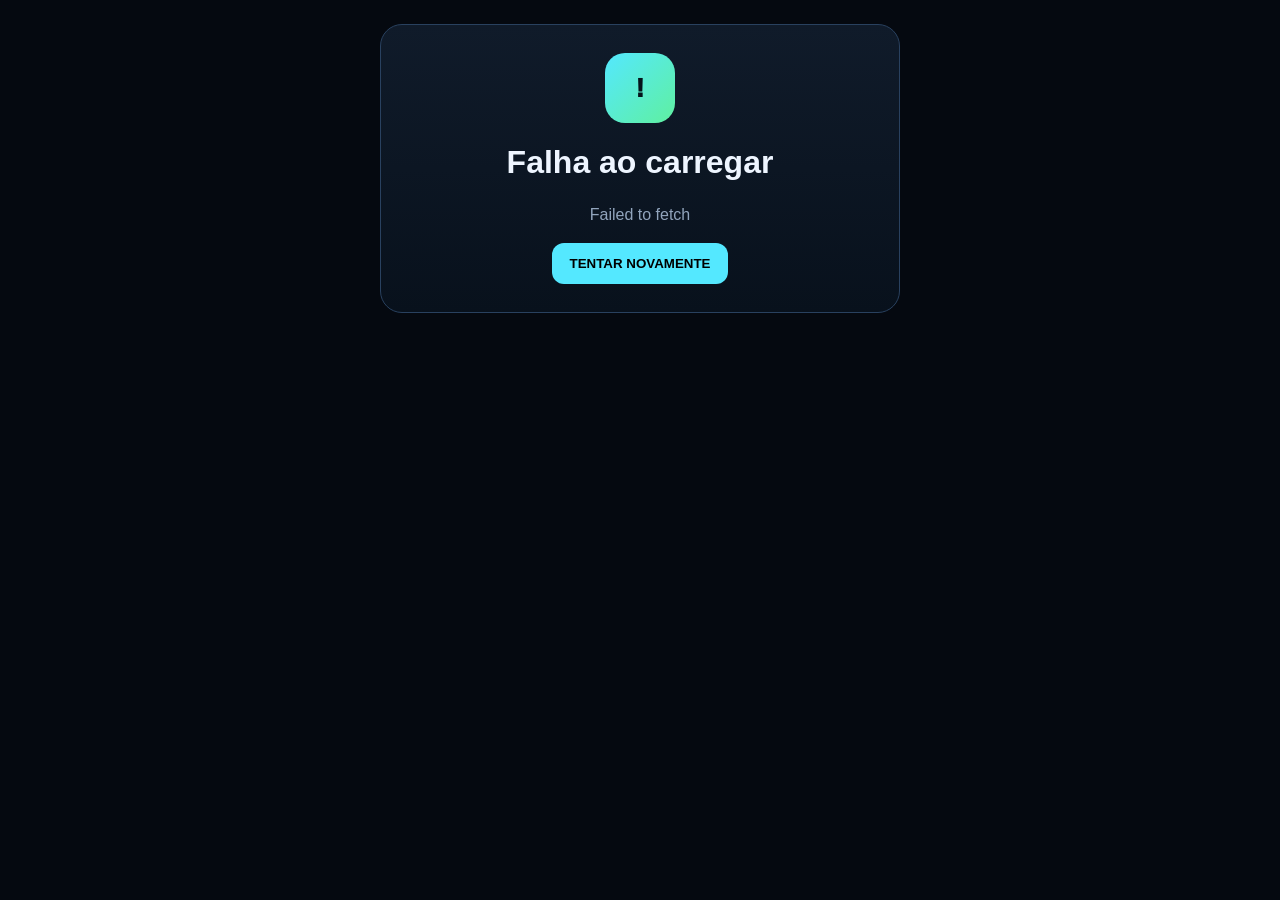
<file: cs-manager-fase1-v2/index.html>
<!doctype html>
<html lang="pt-BR"><head><meta charset="utf-8"><meta name="viewport" content="width=device-width,initial-scale=1,viewport-fit=cover"><meta name="theme-color" content="#050910"><title>CS Manager Fase 1.1</title><style>*{box-sizing:border-box}html,body{margin:0;min-height:100%;background:#050910;color:#eef5ff;font-family:-apple-system,BlinkMacSystemFont,"Segoe UI",sans-serif}body{display:grid;place-items:center;padding:24px}.load{width:min(520px,100%);padding:28px;border:1px solid #29415f;border-radius:22px;background:linear-gradient(180deg,#101b2a,#08111c);text-align:center}.logo{width:70px;height:70px;border-radius:20px;margin:0 auto 16px;display:grid;place-items:center;background:linear-gradient(135deg,#54e8ff,#5ff0a0);color:#04131a;font-size:25px;font-weight:1000}.bar{height:7px;border-radius:99px;background:#091421;overflow:hidden;margin-top:18px}.bar i{display:block;height:100%;width:45%;background:linear-gradient(90deg,#54e8ff,#5ff0a0);animation:m 1s ease-in-out infinite alternate}@keyframes m{to{transform:translateX(120%)}}p{color:#91a4bc;line-height:1.5}</style></head><body><div class="load" id="load"><div class="logo">CM</div><h1>CS Manager 1.1</h1><p>Carregando o motor tático otimizado para iPhone…</p><div class="bar"><i></i></div></div><script>(async()=>{try{const stamp=Date.now(),base='https://raw.githubusercontent.com/deyvids161-cyber/swarm-rush/main/';const [html,patch]=await Promise.all([fetch(base+'cs-manager-fase1/index.html?v='+stamp).then(r=>{if(!r.ok)throw Error('base '+r.status);return r.text()}),fetch(base+'cs-manager-fase1-v2/upgrade.js?v='+stamp).then(r=>{if(!r.ok)throw Error('upgrade '+r.status);return r.text()})]);const safe=patch.replace(/<\/script/gi,'<\\/script');document.open();document.write(html.replace('</body>','<script>'+safe+'<\/script></body>'));document.close()}catch(e){document.getElementById('load').innerHTML='<div class="logo">!</div><h1>Falha ao carregar</h1><p>'+e.message+'</p><button onclick="location.reload()" style="padding:13px 18px;border:0;border-radius:12px;background:#54e8ff;font-weight:900">TENTAR NOVAMENTE</button>'}})();</script></body></html>
</file>
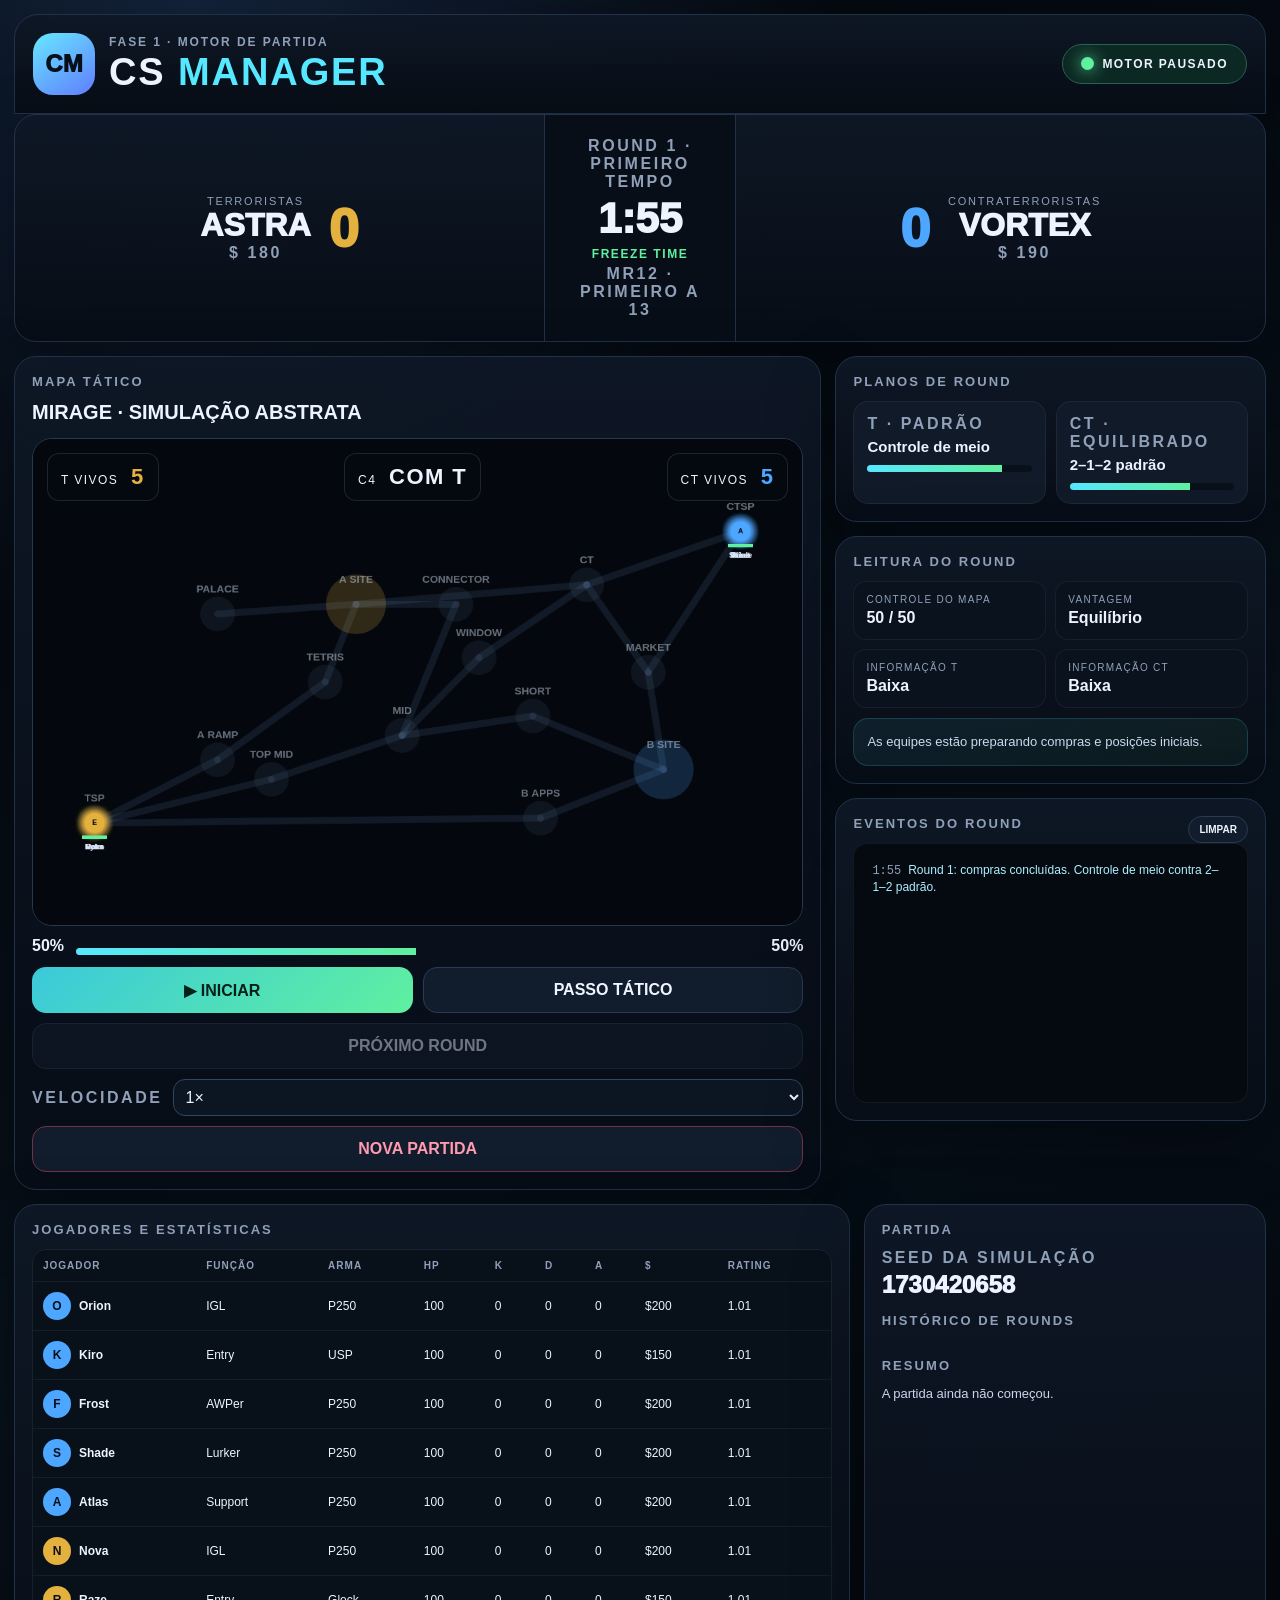
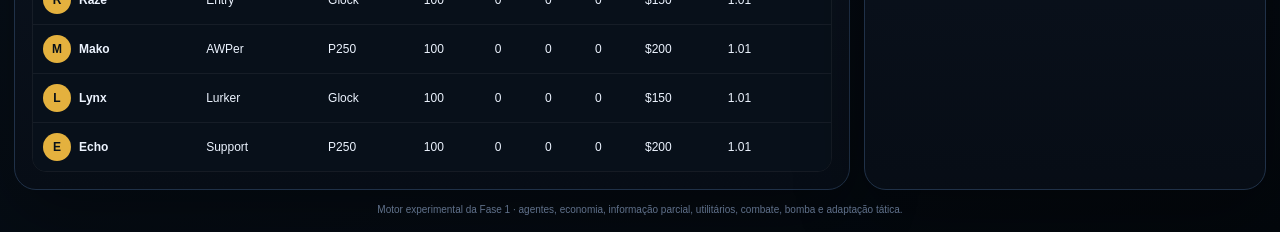
<file: cs-manager-fase1/index.html>
<!doctype html>
<html lang="pt-BR">
<head>
<meta charset="utf-8">
<meta name="viewport" content="width=device-width,initial-scale=1,viewport-fit=cover">
<meta name="theme-color" content="#071019">
<title>CS Manager — Motor de Partida Fase 1</title>
<style>:root{--bg:#05090f;--panel:#0b121d;--panel2:#101a29;--line:#203148;--text:#edf4ff;--muted:#8fa0b8;--t:#e4b13e;--ct:#4da6ff;--green:#5ff0a0;--red:#ff617c;--cyan:#55e8ff}
*{box-sizing:border-box}html,body{margin:0;min-height:100%;background:radial-gradient(circle at 15% 0,#13233b 0,transparent 30%),linear-gradient(155deg,#04070c,#07101a 56%,#03070c);color:var(--text);font-family:Inter,-apple-system,BlinkMacSystemFont,"Segoe UI",sans-serif}body{padding:14px}.app{width:min(1480px,100%);margin:auto}.shell{background:linear-gradient(180deg,rgba(14,23,37,.97),rgba(7,13,22,.98));border:1px solid var(--line);box-shadow:0 24px 70px rgba(0,0,0,.32)}button,select{font:inherit;color:var(--text)}button{border:1px solid #2a3b53;background:#111d2c;border-radius:14px;padding:13px 16px;font-weight:900;cursor:pointer}button.primary{background:linear-gradient(135deg,#3bc9da,#5ff0a0);border:0;color:#052019}button.danger{border-color:#713248;color:#ff9ab0}button:disabled{opacity:.45;cursor:not-allowed}.top{border-radius:24px 24px 0 0;padding:18px;display:flex;align-items:center;justify-content:space-between;gap:14px}.brand{display:flex;align-items:center;gap:14px}.logo{width:62px;height:62px;border-radius:20px;background:linear-gradient(145deg,#68e8ff,#5f7dff);display:grid;place-items:center;color:#06101a;font-size:24px;font-weight:1000}.eyebrow,.section-title,.tiny{letter-spacing:.16em;text-transform:uppercase;color:var(--muted);font-weight:800}.eyebrow{font-size:12px}.brand h1{margin:2px 0 0;font-size:clamp(25px,5vw,38px);letter-spacing:.05em}.brand h1 span{color:var(--cyan)}.engine{padding:12px 18px;border-radius:999px;border:1px solid #295f52;background:#0c2823;font-size:12px;font-weight:900;letter-spacing:.12em;white-space:nowrap}.dot{display:inline-block;width:13px;height:13px;border-radius:50%;background:var(--green);box-shadow:0 0 16px var(--green);vertical-align:-2px;margin-right:8px}.scoreboard{display:grid;grid-template-columns:1fr 190px 1fr;border-radius:22px;overflow:hidden;margin-bottom:14px}.team-score,.clock-box{padding:22px;display:flex;align-items:center;justify-content:center;gap:18px;text-align:center}.team-score:first-child{border-right:1px solid var(--line)}.team-score:last-child{border-left:1px solid var(--line)}.team-name{font-size:clamp(22px,4vw,32px);font-weight:950}.side-label{font-size:11px;letter-spacing:.16em;color:var(--muted);text-transform:uppercase}.score{font-size:54px;font-weight:1000}.score.t{color:var(--t)}.score.ct{color:var(--ct)}.clock-box{flex-direction:column;gap:4px;background:#080e17}.round-clock{font-size:42px;font-weight:1000}.phase{color:var(--green);font-size:12px;font-weight:900;letter-spacing:.13em}.layout{display:grid;grid-template-columns:minmax(0,1.5fr) minmax(320px,.8fr);gap:14px}.panel{border-radius:22px;padding:17px}.section-title{font-size:13px;margin-bottom:12px}.map-title{font-size:20px;font-weight:900;margin-bottom:14px}.map-wrap{position:relative;aspect-ratio:1.58;background:#050a11;border:1px solid #25384f;border-radius:20px;overflow:hidden;min-height:420px}canvas{width:100%;height:100%;display:block}.map-hud{position:absolute;inset:14px 14px auto;display:flex;justify-content:space-between;gap:8px;pointer-events:none}.pill{padding:10px 13px;border-radius:12px;border:1px solid rgba(255,255,255,.11);background:rgba(5,10,17,.82);backdrop-filter:blur(8px);font-size:12px;letter-spacing:.12em}.pill strong{font-size:22px;margin-left:8px}.controls{display:grid;grid-template-columns:1fr 1fr;gap:10px;margin-top:12px}.controls .wide{grid-column:1/-1}.speed-row{display:flex;align-items:center;gap:10px}.speed-row select{flex:1;background:#0c1522;border:1px solid #31465f;border-radius:12px;padding:8px}.sidebar{display:flex;flex-direction:column;gap:14px}.plan-grid{display:grid;grid-template-columns:1fr 1fr;gap:10px}.plan{background:var(--panel2);border:1px solid rgba(255,255,255,.06);border-radius:15px;padding:13px}.plan strong{display:block;margin-top:5px;font-size:15px}.progress{height:7px;margin-top:10px;background:#08101a;border-radius:999px;overflow:hidden}.progress i{display:block;height:100%;background:linear-gradient(90deg,var(--cyan),var(--green));width:50%}.metrics{display:grid;grid-template-columns:1fr 1fr;gap:9px}.metric{background:#0a121e;border:1px solid rgba(255,255,255,.055);border-radius:13px;padding:12px}.metric span{display:block;font-size:10px;letter-spacing:.13em;text-transform:uppercase;color:var(--muted)}.metric b{display:block;margin-top:4px}.analysis{background:linear-gradient(135deg,rgba(85,232,255,.08),rgba(95,240,160,.06));border:1px solid rgba(85,232,255,.17);border-radius:15px;padding:13px;color:#cbd9ed;font-size:13px;line-height:1.5}.event-log{height:260px;overflow:auto;background:#050a11;border:1px solid rgba(255,255,255,.06);border-radius:14px;padding:10px}.event{padding:8px;border-bottom:1px dashed rgba(255,255,255,.07);font-size:12px;line-height:1.35}.event:last-child{border-bottom:0}.event .time{color:var(--muted);font-family:monospace;margin-right:7px}.event.kill{color:#ffd2dc}.event.bomb{color:#ffe39a}.event.tactical{color:#aeefff}.lower{display:grid;grid-template-columns:1.35fr .65fr;gap:14px;margin-top:14px}.table-wrap{overflow:auto;border-radius:14px;border:1px solid rgba(255,255,255,.06)}table{width:100%;border-collapse:collapse;min-width:680px;background:#08101a}th,td{padding:10px;text-align:left;border-bottom:1px solid rgba(255,255,255,.055);font-size:12px}th{color:var(--muted);font-size:10px;letter-spacing:.1em;text-transform:uppercase}tr:last-child td{border-bottom:0}.avatar{display:inline-grid;place-items:center;width:28px;height:28px;border-radius:50%;margin-right:8px;font-weight:900;color:#071019}.history{display:flex;gap:6px;flex-wrap:wrap}.round-chip{width:33px;height:33px;border-radius:9px;display:grid;place-items:center;background:#111d2c;border:1px solid #2a3b53;font-size:11px;font-weight:900}.round-chip.t{border-color:#755d25;color:#ffd467}.round-chip.ct{border-color:#285d88;color:#70b9ff}.summary{min-height:80px;color:#cbd6e9;line-height:1.45;font-size:13px}.footer-note{text-align:center;color:#60718b;font-size:10px;margin:14px 0 3px}@media(max-width:980px){.layout,.lower{grid-template-columns:1fr}.top{align-items:flex-start;flex-direction:column}.engine{align-self:stretch;text-align:center}}@media(max-width:620px){body{padding:8px}.top,.panel{padding:13px}.scoreboard{grid-template-columns:1fr 112px 1fr}.team-score{padding:15px 7px;gap:8px;flex-direction:column}.clock-box{padding:12px 4px}.round-clock{font-size:34px}.score{font-size:44px}.team-name{font-size:19px}.map-wrap{min-height:440px;aspect-ratio:.82}.controls{grid-template-columns:1fr}.controls .wide{grid-column:auto}.plan-grid{grid-template-columns:1fr}.brand h1{font-size:27px}.logo{width:52px;height:52px}.metrics{grid-template-columns:1fr 1fr}}</style>
</head>
<body>
<div class="app" id="app">
<header class="shell top">
  <div class="brand"><div class="logo">CM</div><div><div class="eyebrow">FASE 1 · MOTOR DE PARTIDA</div><h1>CS <span>MANAGER</span></h1></div></div>
  <div class="engine"><span class="dot"></span><span id="engineState">MOTOR PAUSADO</span></div>
</header>

<section class="shell scoreboard">
  <div class="team-score"><div><div class="side-label" id="teamASide">TERRORISTAS</div><div class="team-name" id="teamAName">ASTRA</div><div class="tiny" id="teamAEconomy">$ 4.000</div></div><div class="score t" id="teamAScore">0</div></div>
  <div class="clock-box"><div class="tiny" id="roundLabel">ROUND 1 · PRIMEIRO TEMPO</div><div class="round-clock" id="roundClock">1:55</div><div class="phase" id="phaseLabel">FREEZE TIME</div><div class="tiny" id="seriesLabel">MR12 · PRIMEIRO A 13</div></div>
  <div class="team-score"><div class="score ct" id="teamBScore">0</div><div><div class="side-label" id="teamBSide">CONTRATERRORISTAS</div><div class="team-name" id="teamBName">VORTEX</div><div class="tiny" id="teamBEconomy">$ 4.000</div></div></div>
</section>

<div class="layout">
  <section class="shell panel">
    <div class="section-title">MAPA TÁTICO</div><div class="map-title">MIRAGE · SIMULAÇÃO ABSTRATA</div>
    <div class="map-wrap"><canvas id="mapCanvas" width="1100" height="700"></canvas><div class="map-hud"><div class="pill">T VIVOS <strong style="color:var(--t)" id="tAlive">5</strong></div><div class="pill">C4 <strong id="bombPill"><span id="bombState">COM T</span></strong></div><div class="pill">CT VIVOS <strong style="color:var(--ct)" id="ctAlive">5</strong></div></div></div>
    <div style="display:flex;align-items:center;gap:12px;margin-top:11px"><b id="leftProb">50%</b><div class="progress" style="flex:1"><i id="winProbBar" style="width:50%"></i></div><b id="rightProb">50%</b></div>
    <div class="controls"><button class="primary" id="playBtn">▶ INICIAR</button><button id="stepBtn">PASSO TÁTICO</button><button class="wide" id="nextRoundBtn" disabled>PRÓXIMO ROUND</button><div class="wide speed-row"><span class="tiny">VELOCIDADE</span><select id="speedSelect"><option value="1">1×</option><option value="2">2×</option><option value="4">4×</option><option value="8">8×</option></select></div><button class="danger wide" id="newMatchBtn">NOVA PARTIDA</button></div>
  </section>

  <aside class="sidebar">
    <section class="shell panel"><div class="section-title">PLANOS DE ROUND</div><div class="plan-grid"><div class="plan"><span class="tiny" id="tPlanTag">T · PADRÃO</span><strong id="tPlan">Controle de meio</strong><div class="progress"><i id="tConfidence"></i></div></div><div class="plan"><span class="tiny" id="ctPlanTag">CT · EQUILIBRADO</span><strong id="ctPlan">2–1–2 padrão</strong><div class="progress"><i id="ctConfidence"></i></div></div></div></section>
    <section class="shell panel"><div class="section-title">LEITURA DO ROUND</div><div class="metrics"><div class="metric"><span>CONTROLE DO MAPA</span><b id="mapControl">50 / 50</b></div><div class="metric"><span>VANTAGEM</span><b id="advantage">Equilíbrio</b></div><div class="metric"><span>INFORMAÇÃO T</span><b id="tInfo">Baixa</b></div><div class="metric"><span>INFORMAÇÃO CT</span><b id="ctInfo">Baixa</b></div></div><div class="analysis" id="analysisText" style="margin-top:10px">As equipes estão preparando compras e posições iniciais.</div></section>
    <section class="shell panel"><div style="display:flex;justify-content:space-between;align-items:center"><div class="section-title">EVENTOS DO ROUND</div><button id="clearLogBtn" style="padding:7px 10px;font-size:10px">LIMPAR</button></div><div class="event-log" id="eventLog"></div></section>
  </aside>
</div>

<div class="lower">
  <section class="shell panel"><div class="section-title">JOGADORES E ESTATÍSTICAS</div><div class="table-wrap"><table><thead><tr><th>Jogador</th><th>Função</th><th>Arma</th><th>HP</th><th>K</th><th>D</th><th>A</th><th>$</th><th>Rating</th></tr></thead><tbody id="playerTable"></tbody></table></div></section>
  <section class="shell panel"><div class="section-title">PARTIDA</div><div class="tiny">SEED DA SIMULAÇÃO</div><div style="font-size:24px;font-weight:950;margin:4px 0 14px" id="matchSeed">—</div><div class="section-title">HISTÓRICO DE ROUNDS</div><div class="history" id="roundHistory"></div><div class="section-title" style="margin-top:18px">RESUMO</div><div class="summary" id="matchSummary">A partida ainda não começou.</div></section>
</div>
<div class="footer-note">Motor experimental da Fase 1 · agentes, economia, informação parcial, utilitários, combate, bomba e adaptação tática.</div>
</div>
<script>
/* Motor carregado de forma autocontida. */
(() => {
'use strict';
const $=id=>document.getElementById(id);
const canvas=$('mapCanvas'),ctx=canvas.getContext('2d');
const UI={engineState:$('engineState'),teamASide:$('teamASide'),teamAName:$('teamAName'),teamAEconomy:$('teamAEconomy'),teamAScore:$('teamAScore'),roundLabel:$('roundLabel'),roundClock:$('roundClock'),phaseLabel:$('phaseLabel'),seriesLabel:$('seriesLabel'),teamBScore:$('teamBScore'),teamBSide:$('teamBSide'),teamBName:$('teamBName'),teamBEconomy:$('teamBEconomy'),tAlive:$('tAlive'),ctAlive:$('ctAlive'),bombState:$('bombState'),leftProb:$('leftProb'),rightProb:$('rightProb'),winProbBar:$('winProbBar'),playBtn:$('playBtn'),stepBtn:$('stepBtn'),nextRoundBtn:$('nextRoundBtn'),speedSelect:$('speedSelect'),newMatchBtn:$('newMatchBtn'),tPlanTag:$('tPlanTag'),tPlan:$('tPlan'),tConfidence:$('tConfidence'),ctPlanTag:$('ctPlanTag'),ctPlan:$('ctPlan'),ctConfidence:$('ctConfidence'),mapControl:$('mapControl'),advantage:$('advantage'),tInfo:$('tInfo'),ctInfo:$('ctInfo'),analysisText:$('analysisText'),eventLog:$('eventLog'),clearLogBtn:$('clearLogBtn'),playerTable:$('playerTable'),matchSeed:$('matchSeed'),roundHistory:$('roundHistory'),matchSummary:$('matchSummary')};
class RNG{constructor(seed){this.s=seed>>>0||1}next(){let t=this.s+=0x6D2B79F5;t=Math.imul(t^t>>>15,t|1);t^=t+Math.imul(t^t>>>7,t|61);return((t^t>>>14)>>>0)/4294967296}range(a,b){return a+(b-a)*this.next()}int(a,b){return Math.floor(this.range(a,b+1))}pick(a){return a[this.int(0,a.length-1)]}chance(p){return this.next()<p}}
const NODES={TSP:{x:.08,y:.79},CTSP:{x:.92,y:.19},A_RAMP:{x:.24,y:.66},PALACE:{x:.24,y:.36},A_SITE:{x:.42,y:.34},TETRIS:{x:.38,y:.50},MID:{x:.48,y:.61},TOP_MID:{x:.31,y:.70},WINDOW:{x:.58,y:.45},CONNECTOR:{x:.55,y:.34},SHORT:{x:.65,y:.57},B_APPS:{x:.66,y:.78},B_SITE:{x:.82,y:.68},MARKET:{x:.80,y:.48},CT:{x:.72,y:.30}};
const EDGES=[['TSP','A_RAMP'],['TSP','TOP_MID'],['TSP','B_APPS'],['A_RAMP','TETRIS'],['TETRIS','A_SITE'],['PALACE','A_SITE'],['TOP_MID','MID'],['MID','WINDOW'],['MID','CONNECTOR'],['MID','SHORT'],['CONNECTOR','A_SITE'],['WINDOW','CT'],['SHORT','B_SITE'],['B_APPS','B_SITE'],['B_SITE','MARKET'],['MARKET','CT'],['CT','A_SITE'],['CT','CTSP'],['MARKET','CTSP']];
const TEAM_TEMPLATES=[
{name:'ASTRA',players:[['Nova','IGL',78,84,74,82,76],['Raze','Entry',88,76,83,69,86],['Mako','AWPer',91,82,70,77,73],['Lynx','Lurker',84,89,78,81,72],['Echo','Support',76,80,85,88,71]]},
{name:'VORTEX',players:[['Orion','IGL',80,86,76,84,74],['Kiro','Entry',87,75,86,68,88],['Frost','AWPer',92,84,69,78,72],['Shade','Lurker',85,90,77,82,73],['Atlas','Support',78,82,88,89,70]]}];
const WEAPONS={Glock:{dmg:23,rate:.52,range:.28,price:0},USP:{dmg:25,rate:.48,range:.33,price:0},P250:{dmg:29,rate:.5,range:.31,price:300},Deagle:{dmg:53,rate:.8,range:.45,price:700},MAC10:{dmg:24,rate:.3,range:.28,price:1050},MP9:{dmg:25,rate:.28,range:.30,price:1250},Galil:{dmg:34,rate:.42,range:.46,price:1800},Famas:{dmg:33,rate:.44,range:.46,price:2050},AK47:{dmg:42,rate:.38,range:.53,price:2700},M4A1:{dmg:38,rate:.36,range:.54,price:2900},AWP:{dmg:96,rate:1.15,range:.68,price:4750}};
const T_PLANS=[{name:'Controle de meio',tag:'T · PADRÃO',routes:['TOP_MID','MID','CONNECTOR','A_SITE'],split:['B_APPS','PALACE'],aggr:.53},{name:'Execução A',tag:'T · EXECUTE',routes:['A_RAMP','TETRIS','A_SITE'],split:['PALACE','TOP_MID'],aggr:.69},{name:'Execução B',tag:'T · EXECUTE',routes:['B_APPS','B_SITE'],split:['TOP_MID','SHORT'],aggr:.67},{name:'Contato lento',tag:'T · DEFAULT',routes:['TOP_MID','MID'],split:['A_RAMP','B_APPS'],aggr:.38},{name:'Explosão no meio',tag:'T · AGRESSIVO',routes:['TOP_MID','MID','WINDOW'],split:['A_RAMP','SHORT'],aggr:.78}];
const CT_PLANS=[{name:'2–1–2 padrão',tag:'CT · EQUILIBRADO',positions:['A_SITE','CONNECTOR','WINDOW','B_SITE','MARKET'],aggr:.45},{name:'Pressão no meio',tag:'CT · AGRESSIVO',positions:['A_SITE','CONNECTOR','WINDOW','SHORT','B_SITE'],aggr:.69},{name:'Retake A',tag:'CT · CONSERVADOR',positions:['CT','CONNECTOR','WINDOW','B_SITE','MARKET'],aggr:.30},{name:'Pressão B apps',tag:'CT · LEITURA',positions:['A_SITE','CONNECTOR','WINDOW','B_APPS','B_SITE'],aggr:.61},{name:'Dupla A',tag:'CT · STACK',positions:['A_SITE','A_SITE','CONNECTOR','B_SITE','MARKET'],aggr:.43}];
function makePlayer(team,data,i){const [name,role,aim,decision,utility,teamwork,aggression]=data;return{id:team+'_'+i,name,role,team,aim,decision,utility,teamwork,aggression,morale:74,form:50,money:800,k:0,d:0,a:0,kRound:0,assistsRound:0,hp:100,armor:0,alive:true,weapon:team==='T'?'Glock':'USP',grenades:[],node:team==='T'?'TSP':'CTSP',from:null,x:NODES[team==='T'?'TSP':'CTSP'].x,y:NODES[team==='T'?'TSP':'CTSP'].y,target:null,moveProgress:0,cooldown:0,known:new Map(),damageGiven:new Map(),hasBomb:false};}
let rng,match,raf,lastReal=0,acc=0;
function initMatch(){const seed=(Date.now()^(Math.random()*1e9))>>>0;rng=new RNG(seed);match={seed,running:false,finished:false,round:1,half:1,overtime:0,score:{A:0,B:0},sides:{A:'T',B:'CT'},teams:{A:{...TEAM_TEMPLATES[0],id:'A',loss:0},B:{...TEAM_TEMPLATES[1],id:'B',loss:0}},players:[],phase:'freeze',clock:115,freeze:5,roundEnded:false,winner:null,bomb:{state:'carried',carrier:null,node:null,timer:40,plantProgress:0,defuseProgress:0},plan:{},events:[],history:[],simTime:0,roundStartMoney:{},lastAnalysis:'As equipes estão preparando compras e posições iniciais.'};for(const tid of ['A','B']){const side=match.sides[tid];match.teams[tid].players=match.teams[tid].players.map((p,i)=>makePlayer(side,p,i));for(const p of match.teams[tid].players){p.owner=tid;match.players.push(p)}}newRound(true);render();draw();}
function sidePlayers(side){return match.players.filter(p=>p.team===side)}function ownerPlayers(id){return match.players.filter(p=>p.owner===id)}function alive(side){return sidePlayers(side).filter(p=>p.alive)}function avgMoney(id){return Math.round(ownerPlayers(id).reduce((s,p)=>s+p.money,0)/5)}
function log(text,type=''){match.events.unshift({t:match.clock,text,type});match.events=match.events.slice(0,80);renderLog()}
function formatTime(s){s=Math.max(0,s);return `${Math.floor(s/60)}:${String(Math.floor(s%60)).padStart(2,'0')}`}
function choosePlans(){const tOwner=match.sides.A==='T'?'A':'B',ctOwner=tOwner==='A'?'B':'A';const tTeam=match.teams[tOwner],ctTeam=match.teams[ctOwner];let tp=rng.pick(T_PLANS),cp=rng.pick(CT_PLANS);if(tTeam.loss>=2&&avgMoney(tOwner)<3500)tp=T_PLANS[3];if(ctTeam.loss>=2&&rng.chance(.45))cp=CT_PLANS[1];match.plan={T:tp,CT:cp};UI.tPlanTag.textContent=tp.tag;UI.tPlan.textContent=tp.name;UI.tConfidence.style.width=(45+rng.int(10,48))+'%';UI.ctPlanTag.textContent=cp.tag;UI.ctPlan.textContent=cp.name;UI.ctConfidence.style.width=(45+rng.int(10,48))+'%'}
function buyFor(p){const side=p.team,team=match.teams[p.owner],m=p.money;let weapon=side==='T'?'Glock':'USP';const full=m>3900,force=m>2200||team.loss>=2&&m>1500;if(p.role==='AWPer'&&m>5200&&rng.chance(.78))weapon='AWP';else if(full)weapon=side==='T'?'AK47':'M4A1';else if(force)weapon=side==='T'?(m>2800?'Galil':'MAC10'):(m>3000?'Famas':'MP9');else if(m>1100&&rng.chance(.48))weapon='Deagle';else if(m>700&&rng.chance(.55))weapon='P250';const cost=WEAPONS[weapon].price;p.weapon=weapon;p.money=Math.max(0,p.money-cost);if(p.money>=650){p.armor=100;p.money-=650}else p.armor=0;const maxG=Math.min(3,Math.floor(p.money/300));p.grenades=[];for(let i=0;i<maxG;i++){p.grenades.push(rng.pick(['smoke','flash','he','molotov']));p.money-=300}}
function newRound(initial=false){cancelAnimationFrame(raf);match.running=false;match.roundEnded=false;match.winner=null;match.phase='freeze';match.clock=115;match.freeze=5;match.simTime=0;match.bomb={state:'carried',carrier:null,node:null,timer:40,plantProgress:0,defuseProgress:0};const tOwner=match.sides.A==='T'?'A':'B';for(const p of match.players){p.team=match.sides[p.owner];p.alive=true;p.hp=100;p.armor=0;p.kRound=0;p.assistsRound=0;p.node=p.team==='T'?'TSP':'CTSP';p.from=null;p.target=null;p.moveProgress=0;p.cooldown=0;p.known.clear();p.damageGiven.clear();p.hasBomb=false;p.x=NODES[p.node].x;p.y=NODES[p.node].y;buyFor(p)}const tps=sidePlayers('T');const carrier=tps.find(p=>p.role==='Support')||rng.pick(tps);carrier.hasBomb=true;match.bomb.carrier=carrier.id;choosePlans();assignInitialTargets();match.events=[];log(`Round ${match.round}: compras concluídas. ${match.plan.T.name} contra ${match.plan.CT.name}.`,'tactical');UI.nextRoundBtn.disabled=true;UI.playBtn.textContent='▶ INICIAR';UI.engineState.textContent='MOTOR PAUSADO';render()}
function assignInitialTargets(){const ts=sidePlayers('T'),cts=sidePlayers('CT');const tp=match.plan.T;ts.forEach((p,i)=>{let dest;if(p.role==='Lurker')dest=tp.split[i%tp.split.length];else dest=tp.routes[Math.min(i,tp.routes.length-1)];setTarget(p,dest)});cts.forEach((p,i)=>setTarget(p,match.plan.CT.positions[i%match.plan.CT.positions.length]))}
function setTarget(p,node){if(!NODES[node]||p.node===node)return;p.from=p.node;p.target=node;p.moveProgress=0}
function nearestGraphStep(from,to){if(from===to)return to;const graph={};for(const [a,b] of EDGES){(graph[a]??=[]).push(b);(graph[b]??=[]).push(a)}const q=[from],prev={[from]:null};while(q.length){const n=q.shift();if(n===to)break;for(const k of graph[n]||[])if(!(k in prev)){prev[k]=n;q.push(k)}}if(!(to in prev))return to;let cur=to;while(prev[cur]&&prev[cur]!==from)cur=prev[cur];return cur}
function movePlayers(dt){for(const p of match.players){if(!p.alive||!p.target)continue;if(p.node===p.target){p.target=null;continue}const step=nearestGraphStep(p.node,p.target),a=NODES[p.node],b=NODES[step];const speed=(.095+p.decision*.00055)*(p.weapon==='AWP'?.88:1);p.moveProgress+=dt*speed;const t=Math.min(1,p.moveProgress);p.x=a.x+(b.x-a.x)*t;p.y=a.y+(b.y-a.y)*t;if(t>=1){p.node=step;p.x=b.x;p.y=b.y;p.moveProgress=0;if(p.node===p.target)p.target=null}}
}
function dist(a,b){return Math.hypot(a.x-b.x,a.y-b.y)}
function infoAndCombat(dt){for(const p of match.players){if(!p.alive)continue;p.cooldown=Math.max(0,p.cooldown-dt);for(const e of match.players){if(!e.alive||e.team===p.team)continue;const d=dist(p,e),weapon=WEAPONS[p.weapon],visual=weapon.range*(.78+p.decision/300);if(d<visual){p.known.set(e.id,match.simTime);e.known.set(p.id,match.simTime);if(p.cooldown<=0)shoot(p,e,d)}}}for(const p of match.players){for(const [id,t] of p.known)if(match.simTime-t>8)p.known.delete(id)}}
function shoot(a,b,d){const w=WEAPONS[a.weapon];a.cooldown=w.rate*rng.range(.82,1.22);let hit=.18+a.aim*.006+a.form*.0015-a.hp*.00015;hit*=Math.max(.25,1-d/(w.range*1.18));if(a.weapon==='AWP'&&d<.16)hit*=.62;if(rng.chance(hit)){let dmg=w.dmg*rng.range(.72,1.18);const head=rng.chance(.075+a.aim*.0022);if(head)dmg*=a.weapon==='AWP'?1.15:2.25;if(b.armor>0){const absorbed=Math.min(b.armor,dmg*.35);b.armor-=absorbed;b.hp-=dmg-absorbed*.45}else b.hp-=dmg;a.damageGiven.set(b.id,(a.damageGiven.get(b.id)||0)+dmg);if(b.hp<=0)kill(a,b,head)}}
function kill(a,b,head){b.alive=false;b.hp=0;b.d++;a.k++;a.kRound++;a.money+=300;const assists=match.players.filter(p=>p.team===a.team&&p.id!==a.id&&(p.damageGiven.get(b.id)||0)>=35);for(const p of assists){p.a++;p.assistsRound++}if(b.hasBomb){b.hasBomb=false;match.bomb.carrier=null;match.bomb.state='dropped';match.bomb.node=b.node;log(`${a.name} eliminou ${b.name}${head?' com headshot':''}. A C4 caiu em ${pretty(b.node)}.`,'bomb')}else log(`${a.name} eliminou ${b.name}${head?' com headshot':''}.`,'kill');spark(b.x,b.y,a.team)}
function pretty(n){return({A_SITE:'A',B_SITE:'B',A_RAMP:'rampa A',B_APPS:'apartamentos B',MID:'meio',TOP_MID:'top meio',WINDOW:'janela',CONNECTOR:'conector',SHORT:'short',MARKET:'mercado',CT:'base CT',TETRIS:'tetris',PALACE:'palácio'}[n]||n)}
function tacticalAI(){if(match.phase!=='live')return;const ts=alive('T'),cts=alive('CT');const bomb=match.bomb;if(bomb.state==='dropped'){const closest=ts.sort((a,b)=>dist(a,NODES[bomb.node])-dist(b,NODES[bomb.node]))[0];if(closest)setTarget(closest,bomb.node)}if(bomb.state==='carried'){const carrier=match.players.find(p=>p.id===bomb.carrier);if(carrier&&carrier.alive){if(carrier.node==='A_SITE'||carrier.node==='B_SITE'){const enemyNear=cts.some(e=>dist(e,carrier)<.20);if(!enemyNear||ts.length>=cts.length)bomb.plantProgress+=.75;else bomb.plantProgress=Math.max(0,bomb.plantProgress-.25);if(bomb.plantProgress>=3.2)plantBomb(carrier)}else if(!carrier.target){const plan=match.plan.T.name.includes('B')?'B_SITE':'A_SITE';setTarget(carrier,plan)}}}if(bomb.state==='dropped'){for(const p of ts)if(p.node===bomb.node){p.hasBomb=true;bomb.carrier=p.id;bomb.state='carried';bomb.node=null;log(`${p.name} recuperou a C4.`,'bomb');break}}if(bomb.state==='planted'){const site=bomb.node;for(const p of cts)if(!p.target)setTarget(p,site);for(const p of ts)if(p.node!==site&&!p.target)setTarget(p,site);const defuser=cts.find(p=>p.node===site&&!ts.some(t=>dist(t,p)<.15));if(defuser){bomb.defuseProgress+=.75;if(bomb.defuseProgress>=5){endRound('CT','C4 desarmada')}}else bomb.defuseProgress=Math.max(0,bomb.defuseProgress-.25)}else{for(const p of ts){if(!p.target){const enemies=[...p.known.keys()].map(id=>match.players.find(q=>q.id===id)).filter(Boolean);if(enemies.length)setTarget(p,rng.pick(enemies).node);else setTarget(p,rng.pick(match.plan.T.routes))}}for(const p of cts){if(!p.target){const info=[...p.known.keys()].map(id=>match.players.find(q=>q.id===id)).filter(e=>e&&e.alive);if(info.length)setTarget(p,rng.pick(info).node);else setTarget(p,rng.pick(match.plan.CT.positions))}}}}
function plantBomb(p){match.bomb.state='planted';match.bomb.node=p.node;match.bomb.carrier=null;p.hasBomb=false;match.bomb.timer=40;match.bomb.plantProgress=0;p.money+=300;log(`${p.name} plantou a C4 no bombsite ${p.node==='A_SITE'?'A':'B'}.`,'bomb');match.lastAnalysis='A C4 foi plantada. Os CTs precisam avaliar rapidamente a viabilidade do retake.'}
function checkRoundEnd(dt){if(match.phase!=='live'||match.roundEnded)return;if(match.bomb.state==='planted'){match.bomb.timer-=dt;if(match.bomb.timer<=0){endRound('T','explosão da C4');return}}if(alive('T').length===0){if(match.bomb.state==='planted'){if(alive('CT').length===0)endRound('T','todos eliminados com C4 ativa')}else endRound('CT','equipe T eliminada')}else if(alive('CT').length===0)endRound('T',match.bomb.state==='planted'?'defesa do pós-plant':'equipe CT eliminada');else if(match.clock<=0&&match.bomb.state!=='planted')endRound('CT','tempo esgotado')}
function endRound(side,reason){if(match.roundEnded)return;match.roundEnded=true;match.running=false;match.phase='ended';const owner=match.sides.A===side?'A':'B';match.score[owner]++;match.teams[owner].loss=0;const loser=owner==='A'?'B':'A';match.teams[loser].loss=Math.min(4,match.teams[loser].loss+1);for(const p of ownerPlayers(owner))p.money+=3250;for(const p of ownerPlayers(loser))p.money+=1400+(match.teams[loser].loss-1)*500;for(const p of match.players){p.form=Math.max(0,Math.min(100,p.form+(p.kRound*5-p.assistsRound+p.alive?1:-2)));p.morale=Math.max(20,Math.min(100,p.morale+(p.owner===owner?2:-2)))}match.history.push({round:match.round,side,owner,reason});log(`${match.teams[owner].name} venceu o round por ${reason}.`,'bomb');UI.nextRoundBtn.disabled=false;UI.playBtn.textContent='ROUND ENCERRADO';UI.engineState.textContent='ROUND CONCLUÍDO';if(checkMatchEnd()){match.finished=true;UI.nextRoundBtn.disabled=true;UI.playBtn.disabled=true}else{match.round++;if(match.round===13)swapSides()}render()}
function swapSides(){match.half=2;[match.sides.A,match.sides.B]=[match.sides.B,match.sides.A];for(const p of match.players)p.money=800;log('Intervalo: as equipes trocaram de lado.','tactical')}
function checkMatchEnd(){const a=match.score.A,b=match.score.B;if(!match.overtime){if((a>=13||b>=13)&&Math.abs(a-b)>=1){match.lastAnalysis=`${a>b?match.teams.A.name:match.teams.B.name} venceu a partida por ${Math.max(a,b)} a ${Math.min(a,b)}.`;return true}if(a===12&&b===12){match.overtime=1;match.seriesLabel='PRORROGAÇÃO MR3';for(const p of match.players)p.money=10000;return false}}else{const base=12+match.overtime*3;if((a>=base||b>=base)&&Math.abs(a-b)>=2)return true;if(a===base&&b===base){match.overtime++;for(const p of match.players)p.money=10000}}return false}
function simulate(dt){if(match.phase==='freeze'){match.freeze-=dt;if(match.freeze<=0){match.phase='live';log('O round começou.','tactical')}return}if(match.phase!=='live')return;match.simTime+=dt;match.clock-=dt;movePlayers(dt);infoAndCombat(dt);if(Math.floor(match.simTime*2)!==Math.floor((match.simTime-dt)*2))tacticalAI();checkRoundEnd(dt);updateAnalysis()}
function updateAnalysis(){const t=alive('T').length,ct=alive('CT').length;const tInfo=sidePlayers('T').reduce((s,p)=>s+p.known.size,0),ctInfo=sidePlayers('CT').reduce((s,p)=>s+p.known.size,0);let text='O round está equilibrado, com disputa por informação e território.';if(t>ct)text='Os Terroristas possuem vantagem numérica e podem reduzir o ritmo antes da execução.';if(ct>t)text='Os CTs possuem vantagem numérica e podem jogar por trocas e contenção.';if(match.bomb.state==='planted')text=`C4 plantada no bombsite ${match.bomb.node==='A_SITE'?'A':'B'}. Tempo restante: ${Math.ceil(match.bomb.timer)} segundos.`;if(match.clock<25&&match.bomb.state!=='planted')text='O relógio pressiona o ataque. A equipe T precisa acelerar a decisão final.';match.lastAnalysis=text;UI.tInfo.textContent=tInfo>5?'Alta':tInfo>2?'Média':'Baixa';UI.ctInfo.textContent=ctInfo>5?'Alta':ctInfo>2?'Média':'Baixa'}
function winProbability(){const t=alive('T'),ct=alive('CT');let p=.5+(t.length-ct.length)*.105+(match.bomb.state==='planted'?.22:0)-(match.clock<20&&match.bomb.state!=='planted'?.13:0);const tPower=t.reduce((s,x)=>s+x.hp+WEAPONS[x.weapon].dmg,0),ctPower=ct.reduce((s,x)=>s+x.hp+WEAPONS[x.weapon].dmg,0);p+=(tPower-ctPower)/3000;return Math.max(.03,Math.min(.97,p))}
let particles=[];function spark(x,y,team){for(let i=0;i<13;i++)particles.push({x,y,vx:rng.range(-.018,.018),vy:rng.range(-.018,.018),life:1,team})}
function draw(){const W=canvas.width,H=canvas.height;ctx.fillStyle='#04080e';ctx.fillRect(0,0,W,H);ctx.strokeStyle='rgba(107,149,198,.13)';ctx.lineWidth=10;ctx.lineCap='round';for(const [a,b] of EDGES){ctx.beginPath();ctx.moveTo(NODES[a].x*W,NODES[a].y*H);ctx.lineTo(NODES[b].x*W,NODES[b].y*H);ctx.stroke()}for(const [name,p] of Object.entries(NODES)){ctx.fillStyle=name==='A_SITE'?'rgba(228,177,62,.20)':name==='B_SITE'?'rgba(77,166,255,.20)':'rgba(88,116,151,.12)';ctx.beginPath();ctx.arc(p.x*W,p.y*H,(name.includes('SITE')?43:25),0,Math.PI*2);ctx.fill();ctx.fillStyle='rgba(211,224,242,.48)';ctx.font='bold 15px sans-serif';ctx.textAlign='center';ctx.fillText(name.replaceAll('_',' '),p.x*W,p.y*H-31)}for(const p of match.players){if(!p.alive)continue;const color=p.team==='T'?'#e4b13e':'#4da6ff';ctx.shadowColor=color;ctx.shadowBlur=14;ctx.fillStyle=color;ctx.beginPath();ctx.arc(p.x*W,p.y*H,14,0,Math.PI*2);ctx.fill();ctx.shadowBlur=0;ctx.fillStyle='#071019';ctx.font='900 10px sans-serif';ctx.fillText(p.role==='AWPer'?'A':p.name[0],p.x*W,p.y*H+3);ctx.fillStyle='rgba(5,9,15,.86)';ctx.fillRect(p.x*W-18,p.y*H+18,36,5);ctx.fillStyle=p.hp>55?'#5ff0a0':p.hp>25?'#ffd36b':'#ff617c';ctx.fillRect(p.x*W-18,p.y*H+18,36*p.hp/100,5);ctx.fillStyle='#dbe7f8';ctx.font='bold 11px sans-serif';ctx.fillText(p.name,p.x*W,p.y*H+38)}if(match.bomb.state==='dropped'||match.bomb.state==='planted'){const n=NODES[match.bomb.node];ctx.fillStyle='#ff6262';ctx.shadowColor='#ff6262';ctx.shadowBlur=22;ctx.fillRect(n.x*W-11,n.y*H-11,22,22);ctx.shadowBlur=0}for(const q of particles){q.x+=q.vx;q.y+=q.vy;q.life-=.035;ctx.globalAlpha=Math.max(0,q.life);ctx.fillStyle=q.team==='T'?'#ffd16b':'#69b8ff';ctx.beginPath();ctx.arc(q.x*W,q.y*H,5*q.life,0,Math.PI*2);ctx.fill()}ctx.globalAlpha=1;particles=particles.filter(q=>q.life>0);raf=requestAnimationFrame(draw)}
function render(){const a=match.teams.A,b=match.teams.B;UI.teamAName.textContent=a.name;UI.teamBName.textContent=b.name;UI.teamAScore.textContent=match.score.A;UI.teamBScore.textContent=match.score.B;UI.teamASide.textContent=match.sides.A==='T'?'TERRORISTAS':'CONTRATERRORISTAS';UI.teamBSide.textContent=match.sides.B==='T'?'TERRORISTAS':'CONTRATERRORISTAS';UI.teamAScore.className='score '+match.sides.A.toLowerCase();UI.teamBScore.className='score '+match.sides.B.toLowerCase();UI.teamAEconomy.textContent='$ '+avgMoney('A').toLocaleString('pt-BR');UI.teamBEconomy.textContent='$ '+avgMoney('B').toLocaleString('pt-BR');UI.roundLabel.textContent=`ROUND ${match.round} · ${match.half===1?'PRIMEIRO':'SEGUNDO'} TEMPO`;UI.roundClock.textContent=formatTime(match.clock);UI.phaseLabel.textContent=match.phase==='freeze'?'FREEZE TIME':match.phase==='live'?'ROUND AO VIVO':match.phase==='ended'?'ROUND ENCERRADO':'PAUSADO';UI.seriesLabel.textContent=match.overtime?`PRORROGAÇÃO ${match.overtime} · MR3`:'MR12 · PRIMEIRO A 13';UI.tAlive.textContent=alive('T').length;UI.ctAlive.textContent=alive('CT').length;UI.bombState.textContent=match.bomb.state==='carried'?'COM T':match.bomb.state==='dropped'?'CAÍDA':match.bomb.state==='planted'?`ATIVA ${Math.ceil(match.bomb.timer)}s`:'—';const p=winProbability();UI.leftProb.textContent=Math.round(p*100)+'%';UI.rightProb.textContent=Math.round((1-p)*100)+'%';UI.winProbBar.style.width=(p*100)+'%';UI.mapControl.textContent=`${Math.round(p*100)} / ${Math.round((1-p)*100)}`;UI.advantage.textContent=Math.abs(p-.5)<.08?'Equilíbrio':p>.5?'Terroristas':'Contraterroristas';UI.analysisText.textContent=match.lastAnalysis;UI.matchSeed.textContent=match.seed;renderTable();renderHistory();renderSummary();renderLog()}
function renderTable(){UI.playerTable.innerHTML=match.players.slice().sort((a,b)=>a.team.localeCompare(b.team)||b.k-a.k).map(p=>{const col=p.team==='T'?'var(--t)':'var(--ct)',rating=(1+(p.k-p.d)*.08+p.a*.025+(p.alive?.01:0)).toFixed(2);return `<tr><td><span class="avatar" style="background:${col}">${p.name[0]}</span><b>${p.name}</b></td><td>${p.role}</td><td>${p.weapon}</td><td>${Math.ceil(p.hp)}</td><td>${p.k}</td><td>${p.d}</td><td>${p.a}</td><td>$${p.money}</td><td>${rating}</td></tr>`}).join('')}
function renderHistory(){UI.roundHistory.innerHTML=match.history.map(h=>`<div class="round-chip ${h.side.toLowerCase()}" title="${h.reason}">${h.round}</div>`).join('')}
function renderSummary(){if(match.finished){const id=match.score.A>match.score.B?'A':'B';UI.matchSummary.innerHTML=`<b>${match.teams[id].name} venceu por ${match.score.A}–${match.score.B}.</b><br>${match.lastAnalysis}`;return}const top=match.players.slice().sort((a,b)=>b.k-a.k||a.d-b.d)[0];UI.matchSummary.innerHTML=match.history.length?`Placar atual: <b>${match.score.A}–${match.score.B}</b>.<br>Destaque parcial: <b>${top.name}</b>, ${top.k} eliminações.`:'A partida ainda não começou.'}
function renderLog(){UI.eventLog.innerHTML=match.events.map(e=>`<div class="event ${e.type}"><span class="time">${formatTime(e.t)}</span>${e.text}</div>`).join('')}
function toggle(){if(match.roundEnded||match.finished)return;match.running=!match.running;UI.playBtn.textContent=match.running?'❚❚ PAUSAR':'▶ CONTINUAR';UI.engineState.textContent=match.running?'MOTOR EXECUTANDO':'MOTOR PAUSADO';lastReal=performance.now();if(match.running)loop(lastReal)}
function loop(now){if(!match.running)return;const speed=Number(UI.speedSelect.value),delta=Math.min(.12,(now-lastReal)/1000)*speed;lastReal=now;acc+=delta;while(acc>=.05){simulate(.05);acc-=.05}render();requestAnimationFrame(loop)}
UI.playBtn.addEventListener('click',toggle);UI.stepBtn.addEventListener('click',()=>{if(!match.roundEnded&&!match.finished){simulate(.25);render()}});UI.nextRoundBtn.addEventListener('click',()=>newRound());UI.newMatchBtn.addEventListener('click',()=>{UI.playBtn.disabled=false;initMatch()});UI.clearLogBtn.addEventListener('click',()=>{match.events=[];renderLog()});
initMatch();
})();
</script>
</body>
</html>
</file>
